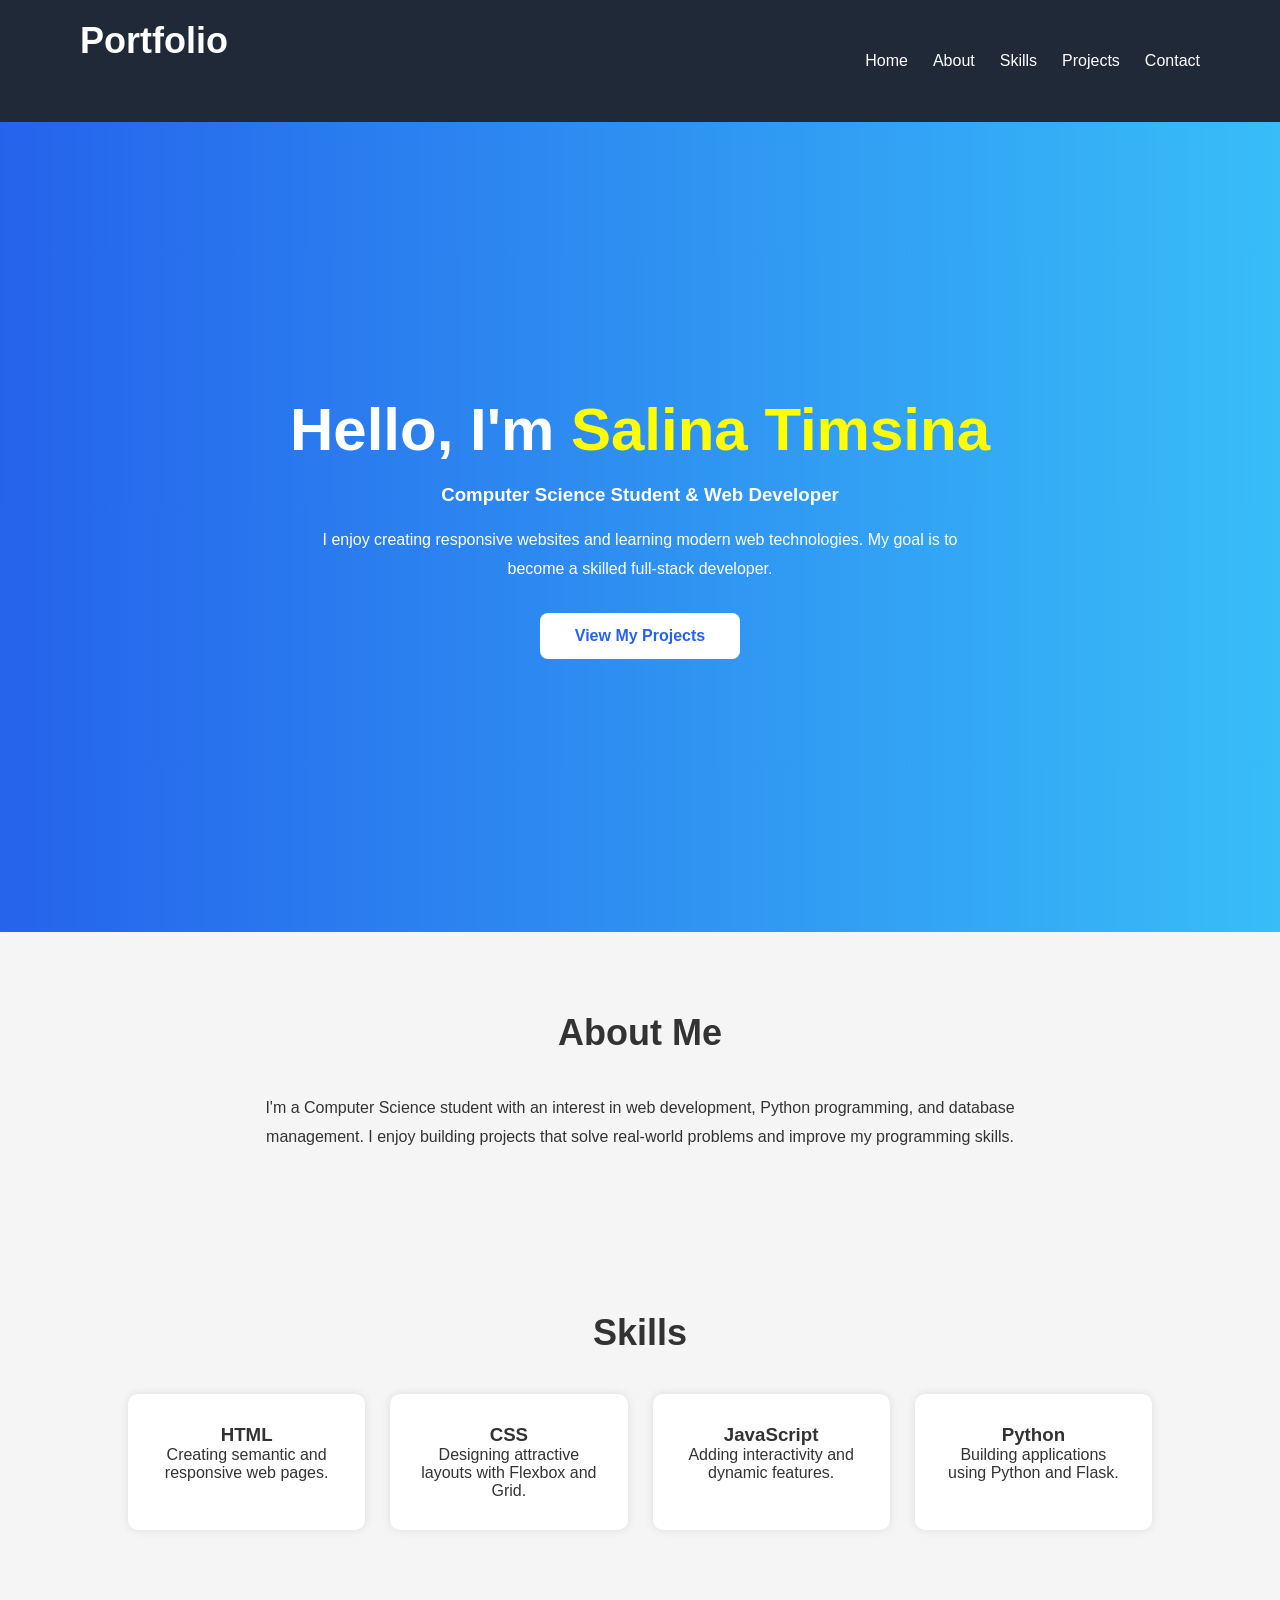
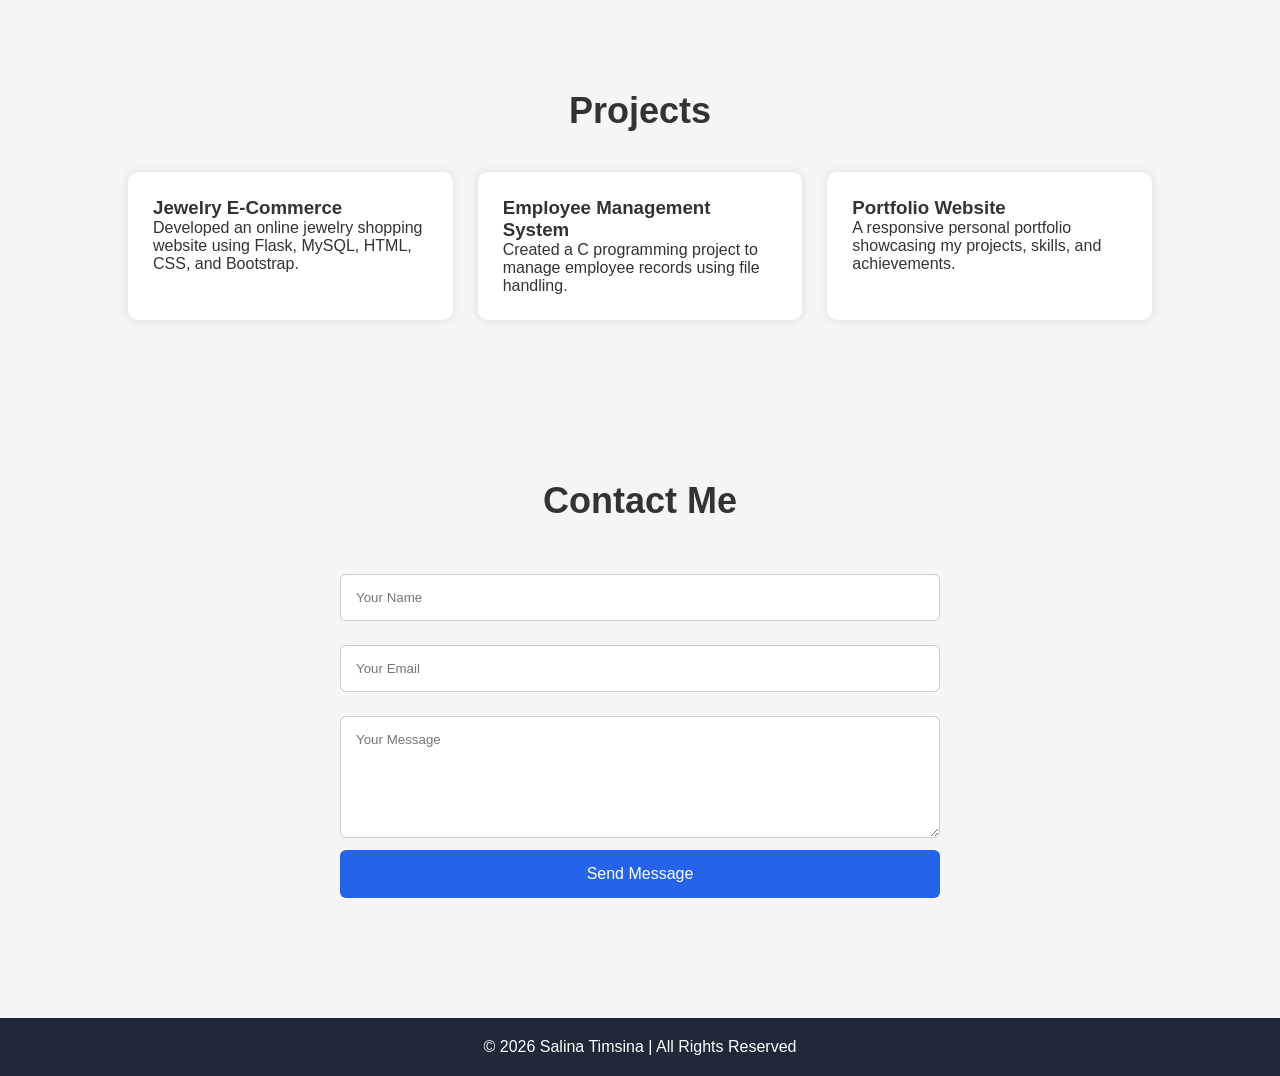
<file: index.html>
<!DOCTYPE html>
<html lang="en">
<head>
<meta charset="UTF-8">
<meta name="viewport" content="width=device-width, initial-scale=1.0">
<title>Personal Portfolio</title>

<link rel="stylesheet" href="style.css">

</head>
<body>

<!-- Navigation -->

<nav>

<h2 class="logo">Portfolio</h2>

<ul>

<li><a href="#">Home</a></li>
<li><a href="#about">About</a></li>
<li><a href="#skills">Skills</a></li>
<li><a href="#projects">Projects</a></li>
<li><a href="#contact">Contact</a></li>

</ul>

</nav>

<!-- Hero -->

<section class="hero">

<div class="hero-content">

<h1>Hello, I'm <span>Salina Timsina</span></h1>

<h3>Computer Science Student & Web Developer</h3>

<p>
I enjoy creating responsive websites and learning modern web technologies.
My goal is to become a skilled full-stack developer.
</p>

<a href="#projects" class="btn">View My Projects</a>

</div>

</section>

<!-- About -->

<section id="about" class="about">

<h2>About Me</h2>

<p>
I'm a Computer Science student with an interest in web development,
Python programming, and database management. I enjoy building projects
that solve real-world problems and improve my programming skills.
</p>

</section>

<!-- Skills -->

<section id="skills" class="skills">

<h2>Skills</h2>

<div class="skill-box">

<div class="card">
<h3>HTML</h3>
<p>Creating semantic and responsive web pages.</p>
</div>

<div class="card">
<h3>CSS</h3>
<p>Designing attractive layouts with Flexbox and Grid.</p>
</div>

<div class="card">
<h3>JavaScript</h3>
<p>Adding interactivity and dynamic features.</p>
</div>

<div class="card">
<h3>Python</h3>
<p>Building applications using Python and Flask.</p>
</div>

</div>

</section>

<!-- Projects -->

<section id="projects" class="projects">

<h2>Projects</h2>

<div class="project-container">

<div class="project-card">

<h3>Jewelry E-Commerce</h3>

<p>
Developed an online jewelry shopping website using Flask,
MySQL, HTML, CSS, and Bootstrap.
</p>

</div>

<div class="project-card">

<h3>Employee Management System</h3>

<p>
Created a C programming project to manage employee records
using file handling.
</p>

</div>

<div class="project-card">

<h3>Portfolio Website</h3>

<p>
A responsive personal portfolio showcasing my projects,
skills, and achievements.
</p>

</div>

</div>

</section>

<!-- Contact -->

<section id="contact" class="contact">

<h2>Contact Me</h2>

<form>

<input type="text" placeholder="Your Name">

<input type="email" placeholder="Your Email">

<textarea rows="6" placeholder="Your Message"></textarea>

<button type="submit">Send Message</button>

</form>

</section>

<!-- Footer -->

<footer>

<p>© 2026 Salina Timsina | All Rights Reserved</p>

</footer>

</body>
</html>
</file>
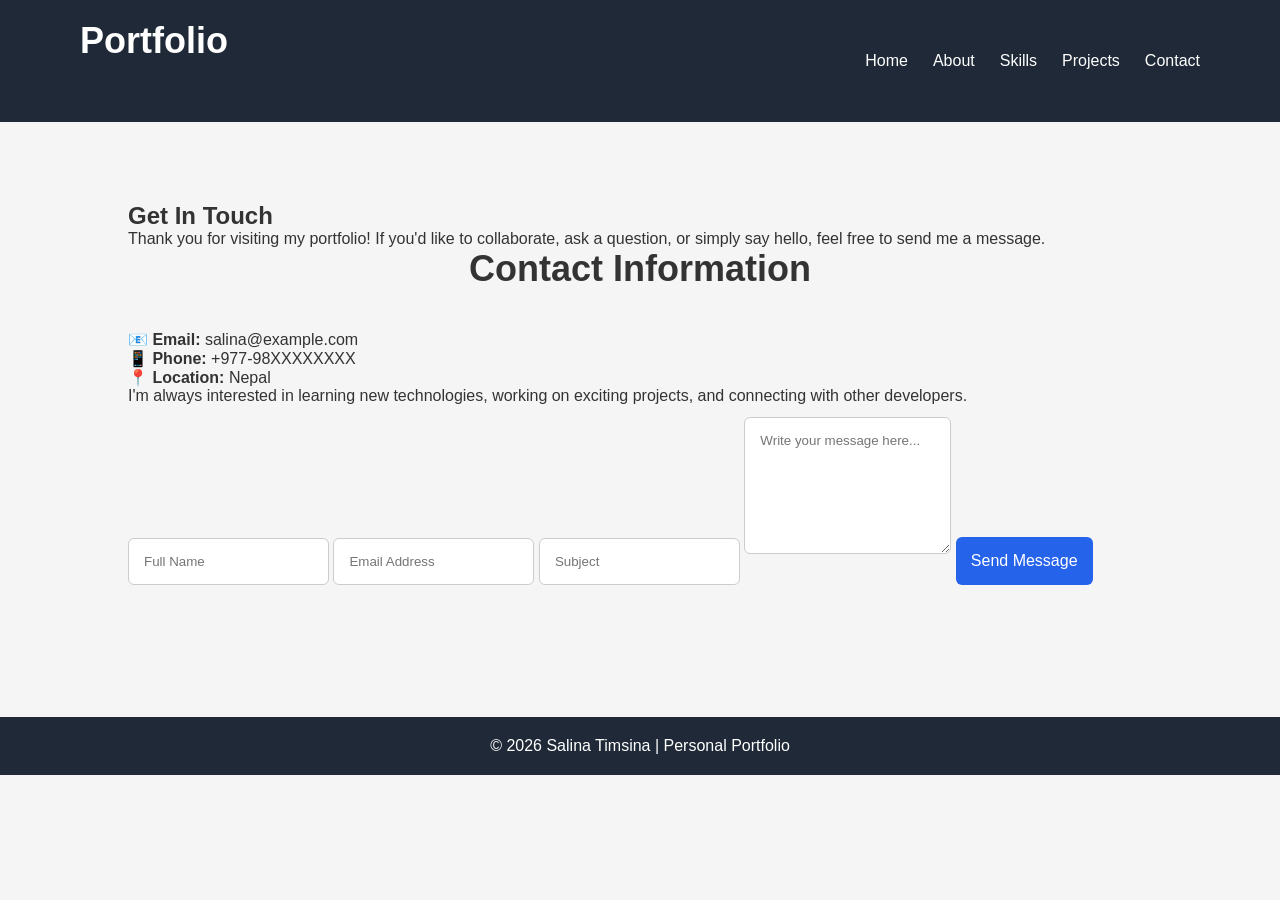
<file: contact.html>
<!DOCTYPE html>
<html lang="en">
<head>
    <meta charset="UTF-8">
    <meta name="viewport" content="width=device-width, initial-scale=1.0">
    <title>Contact | Personal Portfolio</title>
    <link rel="stylesheet" href="style.css">
</head>
<body>

    <!-- Navigation -->
    <nav>
        <h2 class="logo">Portfolio</h2>

        <ul>
            <li><a href="index.html">Home</a></li>
            <li><a href="index.html#about">About</a></li>
            <li><a href="index.html#skills">Skills</a></li>
            <li><a href="index.html#projects">Projects</a></li>
            <li><a href="contact.html">Contact</a></li>
        </ul>
    </nav>

    <!-- Contact Section -->
    <section class="contact-page">

        <h1>Get In Touch</h1>

        <p>
            Thank you for visiting my portfolio! If you'd like to collaborate,
            ask a question, or simply say hello, feel free to send me a message.
        </p>

        <div class="contact-container">

            <div class="contact-info">

                <h2>Contact Information</h2>

                <p><strong>📧 Email:</strong> salina@example.com</p>

                <p><strong>📱 Phone:</strong> +977-98XXXXXXXX</p>

                <p><strong>📍 Location:</strong> Nepal</p>

                <p>
                    I'm always interested in learning new technologies,
                    working on exciting projects, and connecting with
                    other developers.
                </p>

            </div>

            <div class="contact-form">

                <form>

                    <input type="text" placeholder="Full Name" required>

                    <input type="email" placeholder="Email Address" required>

                    <input type="text" placeholder="Subject">

                    <textarea rows="7" placeholder="Write your message here..." required></textarea>

                    <button type="submit">Send Message</button>

                </form>

            </div>

        </div>

    </section>

    <!-- Footer -->
    <footer>
        <p>© 2026 Salina Timsina | Personal Portfolio</p>
    </footer>

</body>
</html>
</file>
<file: style.css>
*{
margin:0;
padding:0;
box-sizing:border-box;
font-family:Arial,sans-serif;
}

html{
scroll-behavior:smooth;
}

body{
background:#f5f5f5;
color:#333;
}

nav{
display:flex;
justify-content:space-between;
align-items:center;
padding:20px 80px;
background:#1f2937;
position:sticky;
top:0;
}

.logo{
color:white;
}

nav ul{
display:flex;
list-style:none;
}

nav li{
margin-left:25px;
}

nav a{
text-decoration:none;
color:white;
transition:.3s;
}

nav a:hover{
color:#38bdf8;
}

.hero{
height:90vh;
display:flex;
justify-content:center;
align-items:center;
text-align:center;
padding:20px;
background:linear-gradient(to right,#2563eb,#38bdf8);
color:white;
}

.hero h1{
font-size:60px;
margin-bottom:20px;
}

.hero span{
color:yellow;
}

.hero h3{
margin-bottom:20px;
}

.hero p{
max-width:650px;
margin:auto;
line-height:1.8;
}

.btn{
display:inline-block;
margin-top:30px;
padding:14px 35px;
background:white;
color:#2563eb;
text-decoration:none;
border-radius:8px;
font-weight:bold;
}

section{
padding:80px 10%;
}

h2{
text-align:center;
margin-bottom:40px;
font-size:36px;
}

.about p{
max-width:800px;
margin:auto;
text-align:center;
line-height:1.8;
}

.skill-box{
display:grid;
grid-template-columns:repeat(auto-fit,minmax(220px,1fr));
gap:25px;
}

.card{
background:white;
padding:30px;
text-align:center;
border-radius:10px;
box-shadow:0 0 10px rgba(0,0,0,.1);
transition:.3s;
}

.card:hover{
transform:translateY(-8px);
}

.project-container{
display:grid;
grid-template-columns:repeat(auto-fit,minmax(250px,1fr));
gap:25px;
}

.project-card{
background:white;
padding:25px;
border-radius:10px;
box-shadow:0 0 10px rgba(0,0,0,.1);
transition:.3s;
}

.project-card:hover{
transform:scale(1.05);
}

.contact form{
max-width:600px;
margin:auto;
display:flex;
flex-direction:column;
}

input,
textarea{
padding:15px;
margin:12px 0;
border:1px solid #ccc;
border-radius:6px;
}

button{
padding:15px;
background:#2563eb;
color:white;
border:none;
border-radius:6px;
cursor:pointer;
font-size:16px;
}

button:hover{
background:#1d4ed8;
}

footer{
background:#1f2937;
color:white;
text-align:center;
padding:20px;
margin-top:40px;
}

@media(max-width:768px){

nav{
flex-direction:column;
}

nav ul{
margin-top:20px;
flex-wrap:wrap;
justify-content:center;
}

.hero h1{
font-size:40px;
}

}
</file>
